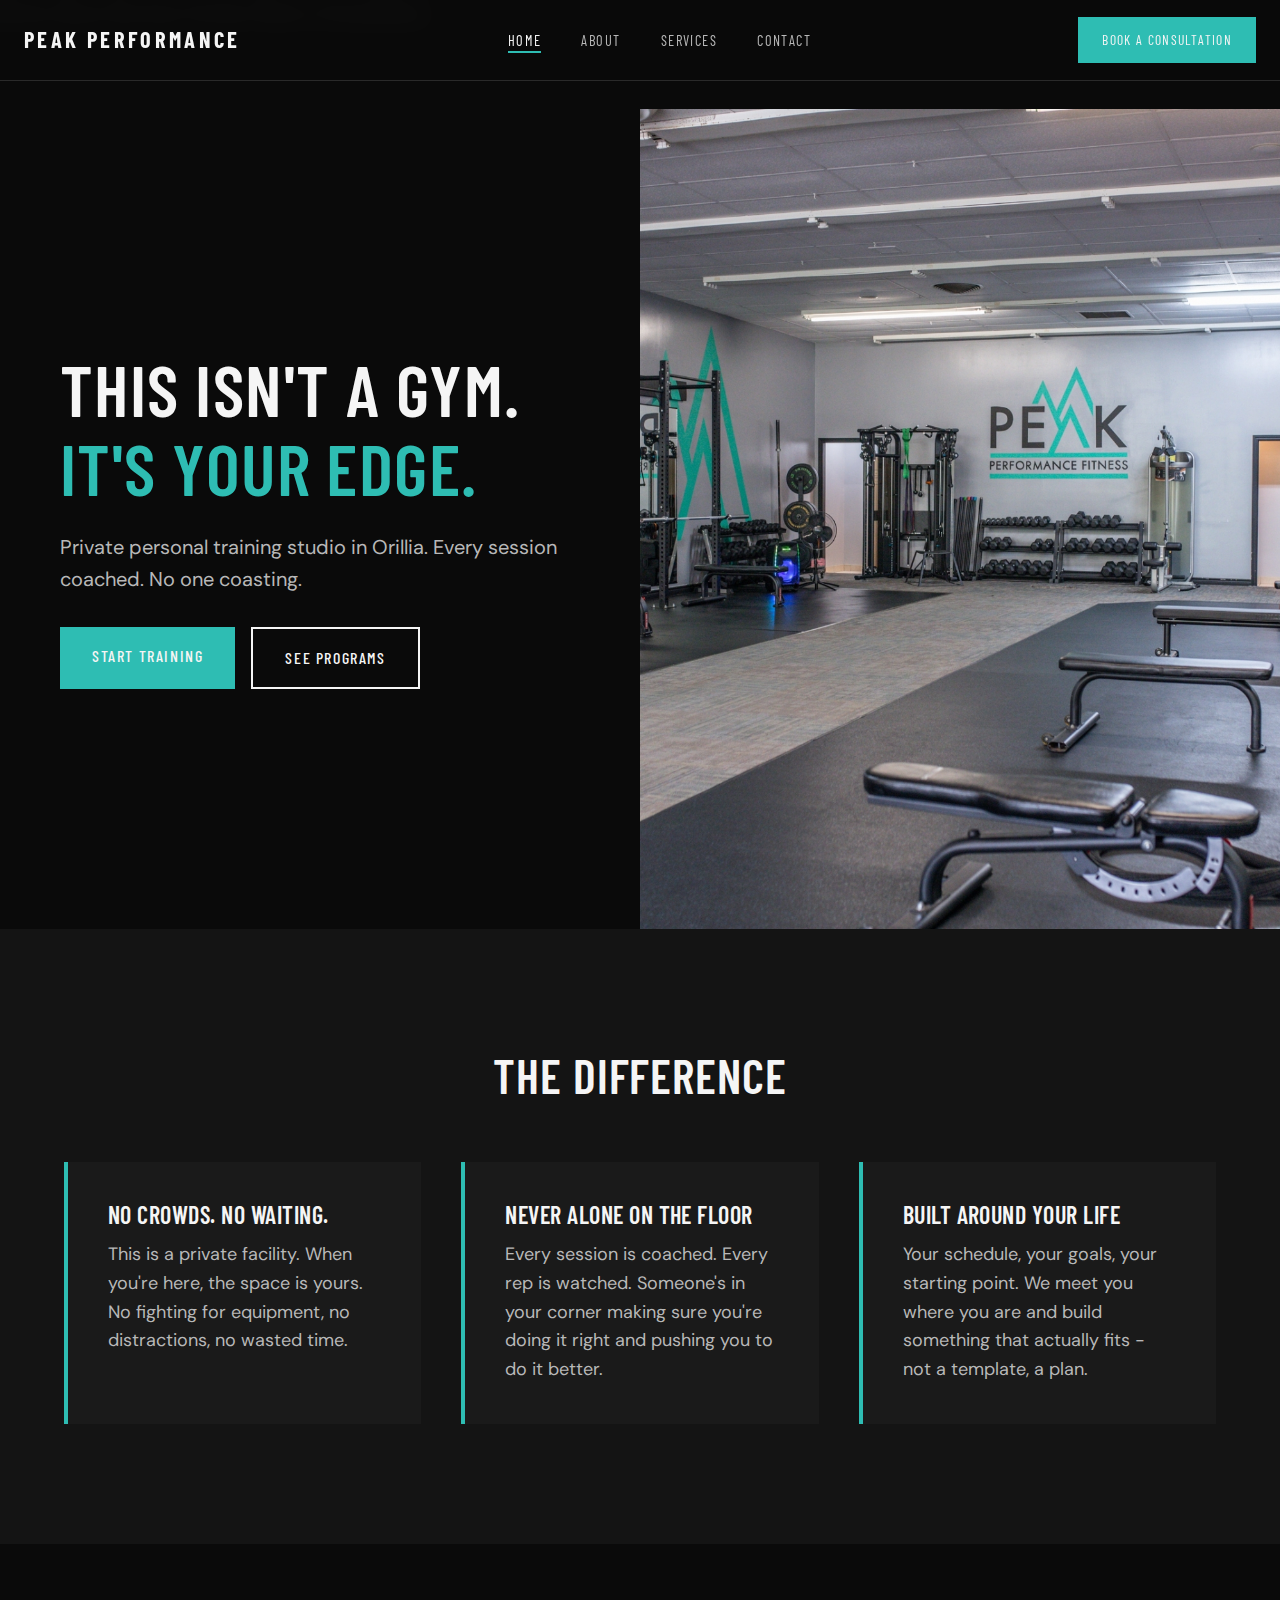
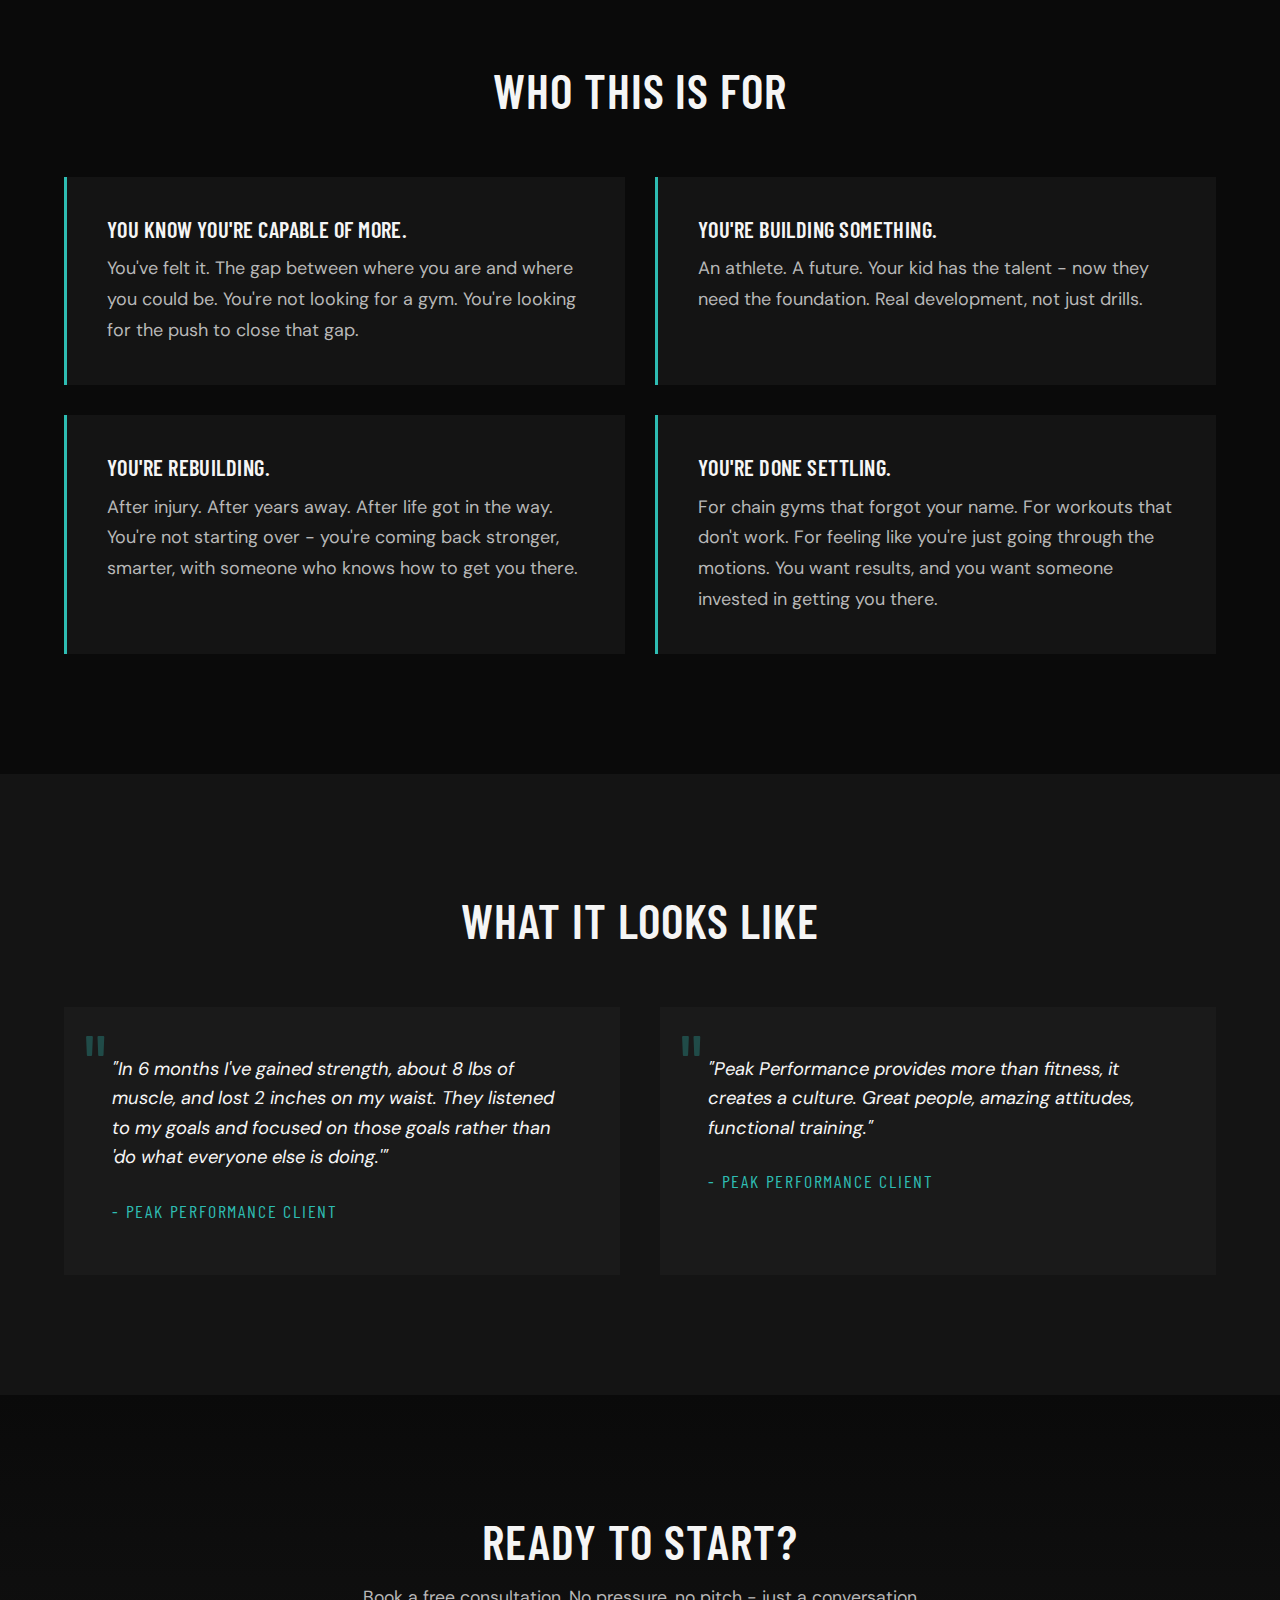
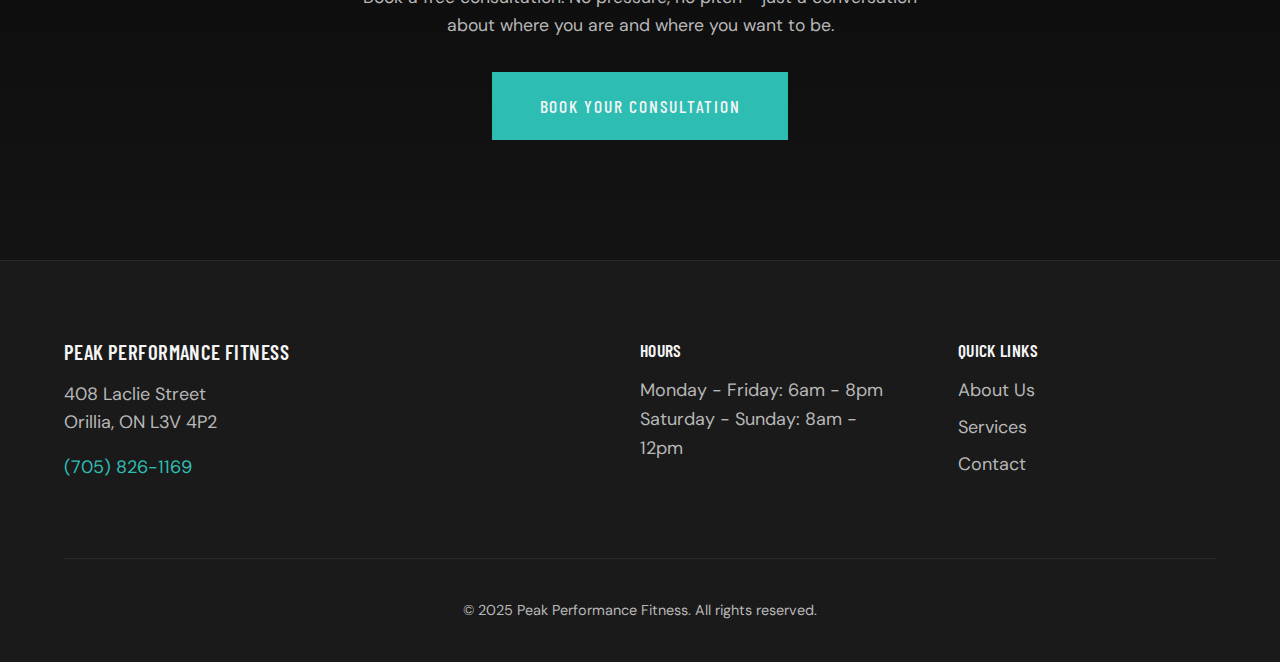
<file: index.html>
<!DOCTYPE html>
<html lang="en">
<head>
    <meta charset="UTF-8">
    <meta name="viewport" content="width=device-width, initial-scale=1.0">
    <title>Peak Performance Fitness | Personal Training in Orillia</title>
    <link rel="stylesheet" href="styles.css">
    <link rel="preconnect" href="https://fonts.googleapis.com">
    <link rel="preconnect" href="https://fonts.gstatic.com" crossorigin>
    <link href="https://fonts.googleapis.com/css2?family=Barlow+Condensed:wght@400;500;600;700&family=DM+Sans:wght@400;500;600&display=swap" rel="stylesheet">
</head>
<body>
    <nav class="nav">
        <div class="nav-container">
            <a href="index.html" class="nav-logo">PEAK PERFORMANCE</a>
            <ul class="nav-links">
                <li><a href="index.html" class="active">Home</a></li>
                <li><a href="about.html">About</a></li>
                <li><a href="services.html">Services</a></li>
                <li><a href="contact.html">Contact</a></li>
            </ul>
            <a href="contact.html" class="nav-cta">Book a Consultation</a>
            <div class="nav-toggle" onclick="toggleMenu()">
                <span></span>
                <span></span>
                <span></span>
            </div>
        </div>
    </nav>
    <div class="mobile-menu">
        <a href="index.html" class="active">Home</a>
        <a href="about.html">About</a>
        <a href="services.html">Services</a>
        <a href="contact.html">Contact</a>
        <a href="contact.html">Book a Consultation</a>
    </div>
    <script>
        function toggleMenu() {
            document.querySelector('.nav-toggle').classList.toggle('active');
            document.querySelector('.mobile-menu').classList.toggle('active');
        }
    </script>

    <header class="hero">
        <div class="hero-content">
            <h1>This Isn't a Gym.<br><span class="highlight">It's Your Edge.</span></h1>
            <p class="hero-sub">Private personal training studio in Orillia. Every session coached. No one coasting.</p>
            <div class="hero-buttons">
                <a href="contact.html" class="btn btn-primary">Start Training</a>
                <a href="services.html" class="btn btn-secondary">See Programs</a>
            </div>
        </div>
        <div class="hero-image">
            <img src="images/interior.jpg" alt="Peak Performance Fitness gym interior">
        </div>
    </header>

    <section class="difference">
        <div class="container">
            <h2>The Difference</h2>
            <div class="difference-grid">
                <div class="diff-card">
                    <h3>No Crowds. No Waiting.</h3>
                    <p>This is a private facility. When you're here, the space is yours. No fighting for equipment, no distractions, no wasted time.</p>
                </div>
                <div class="diff-card">
                    <h3>Never Alone on the Floor</h3>
                    <p>Every session is coached. Every rep is watched. Someone's in your corner making sure you're doing it right and pushing you to do it better.</p>
                </div>
                <div class="diff-card">
                    <h3>Built Around Your Life</h3>
                    <p>Your schedule, your goals, your starting point. We meet you where you are and build something that actually fits - not a template, a plan.</p>
                </div>
            </div>
        </div>
    </section>

    <section class="who-we-train">
        <div class="container">
            <h2>Who This Is For</h2>
            <div class="who-grid">
                <div class="who-card">
                    <h3>You know you're capable of more.</h3>
                    <p>You've felt it. The gap between where you are and where you could be. You're not looking for a gym. You're looking for the push to close that gap.</p>
                </div>
                <div class="who-card">
                    <h3>You're building something.</h3>
                    <p>An athlete. A future. Your kid has the talent - now they need the foundation. Real development, not just drills.</p>
                </div>
                <div class="who-card">
                    <h3>You're rebuilding.</h3>
                    <p>After injury. After years away. After life got in the way. You're not starting over - you're coming back stronger, smarter, with someone who knows how to get you there.</p>
                </div>
                <div class="who-card">
                    <h3>You're done settling.</h3>
                    <p>For chain gyms that forgot your name. For workouts that don't work. For feeling like you're just going through the motions. You want results, and you want someone invested in getting you there.</p>
                </div>
            </div>
        </div>
    </section>

    <section class="results">
        <div class="container">
            <h2>What It Looks Like</h2>
            <div class="testimonial-grid">
                <blockquote class="testimonial">
                    <p>"In 6 months I've gained strength, about 8 lbs of muscle, and lost 2 inches on my waist. They listened to my goals and focused on those goals rather than 'do what everyone else is doing.'"</p>
                    <cite>- Peak Performance Client</cite>
                </blockquote>
                <blockquote class="testimonial">
                    <p>"Peak Performance provides more than fitness, it creates a culture. Great people, amazing attitudes, functional training."</p>
                    <cite>- Peak Performance Client</cite>
                </blockquote>
            </div>
        </div>
    </section>

    <section class="cta-section">
        <div class="container">
            <h2>Ready to Start?</h2>
            <p>Book a free consultation. No pressure, no pitch - just a conversation about where you are and where you want to be.</p>
            <a href="contact.html" class="btn btn-primary btn-large">Book Your Consultation</a>
        </div>
    </section>

    <footer class="footer">
        <div class="container">
            <div class="footer-grid">
                <div class="footer-info">
                    <h3>Peak Performance Fitness</h3>
                    <p>408 Laclie Street<br>Orillia, ON L3V 4P2</p>
                    <p><a href="tel:7058261169">(705) 826-1169</a></p>
                </div>
                <div class="footer-hours">
                    <h4>Hours</h4>
                    <p>Monday - Friday: 6am - 8pm<br>Saturday - Sunday: 8am - 12pm</p>
                </div>
                <div class="footer-links">
                    <h4>Quick Links</h4>
                    <ul>
                        <li><a href="about.html">About Us</a></li>
                        <li><a href="services.html">Services</a></li>
                        <li><a href="contact.html">Contact</a></li>
                    </ul>
                </div>
            </div>
            <div class="footer-bottom">
                <p>&copy; 2025 Peak Performance Fitness. All rights reserved.</p>
            </div>
        </div>
    </footer>
</body>
</html>
</file>
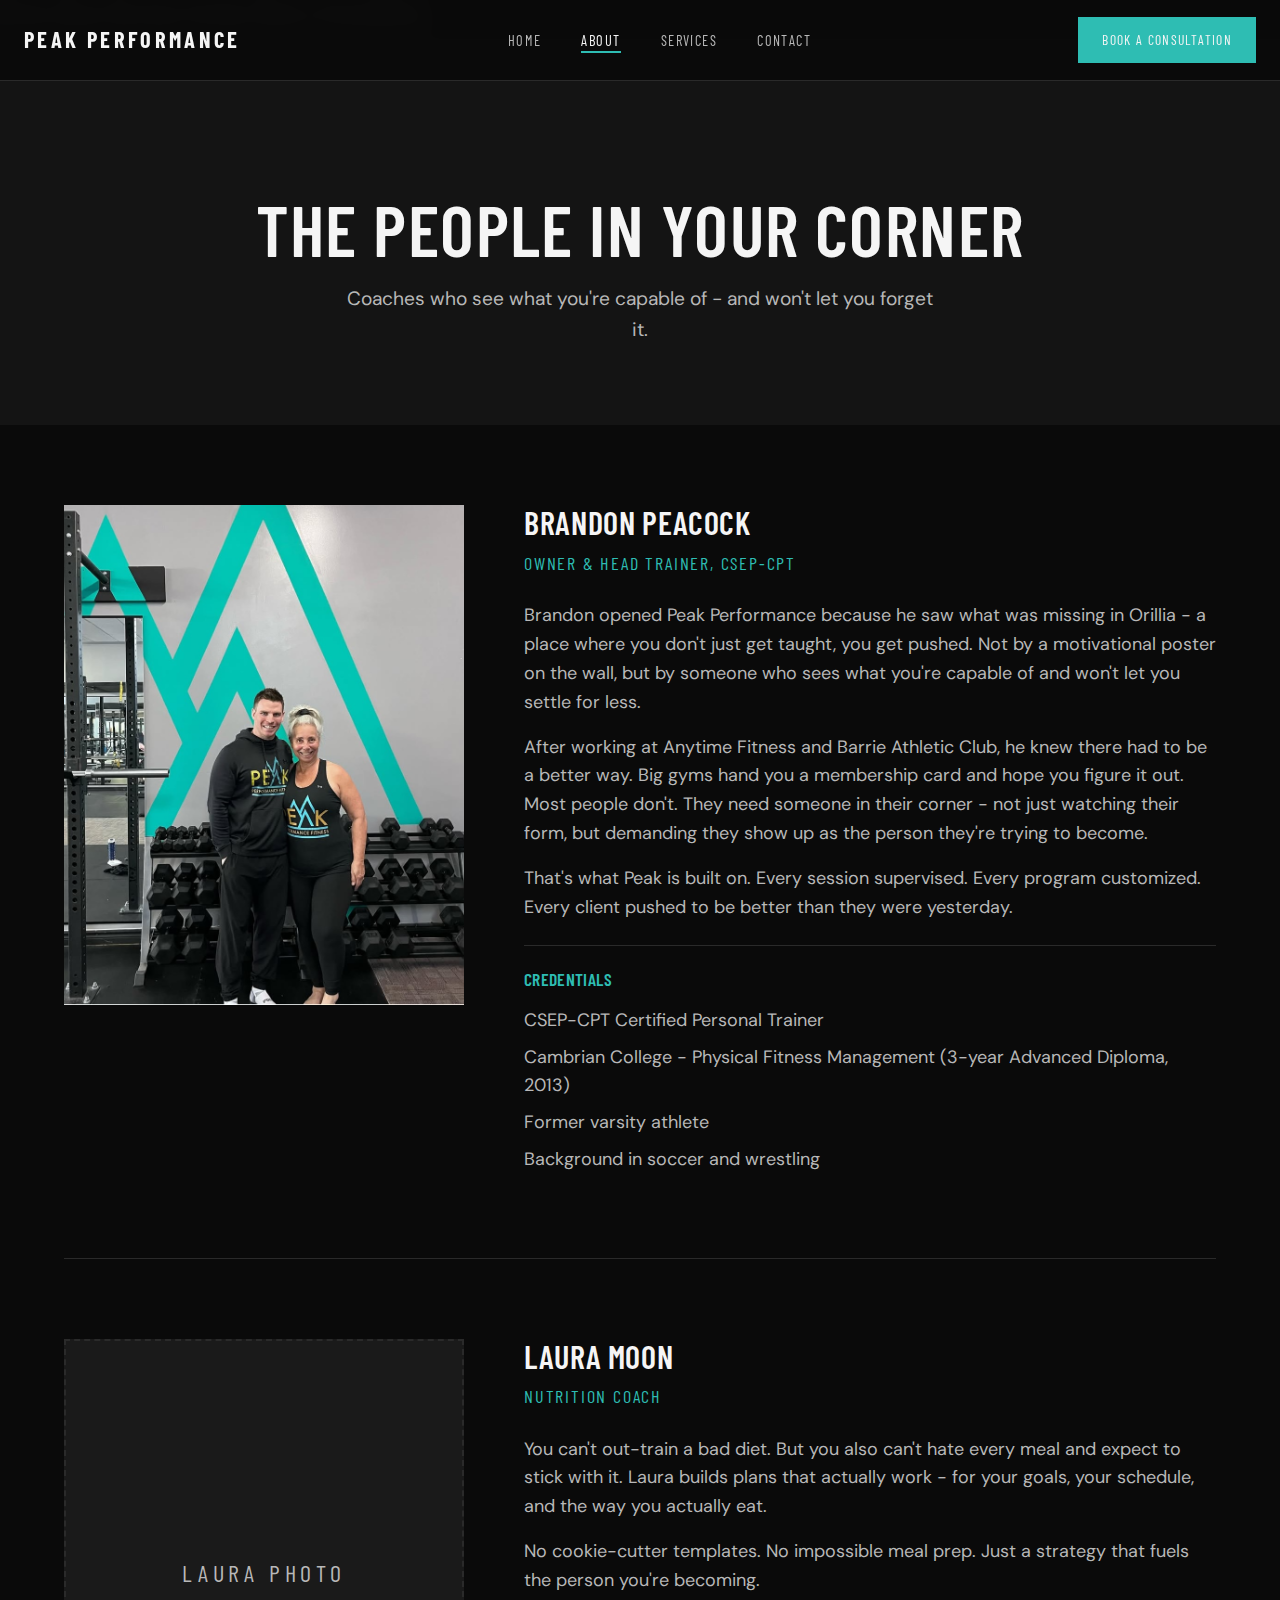
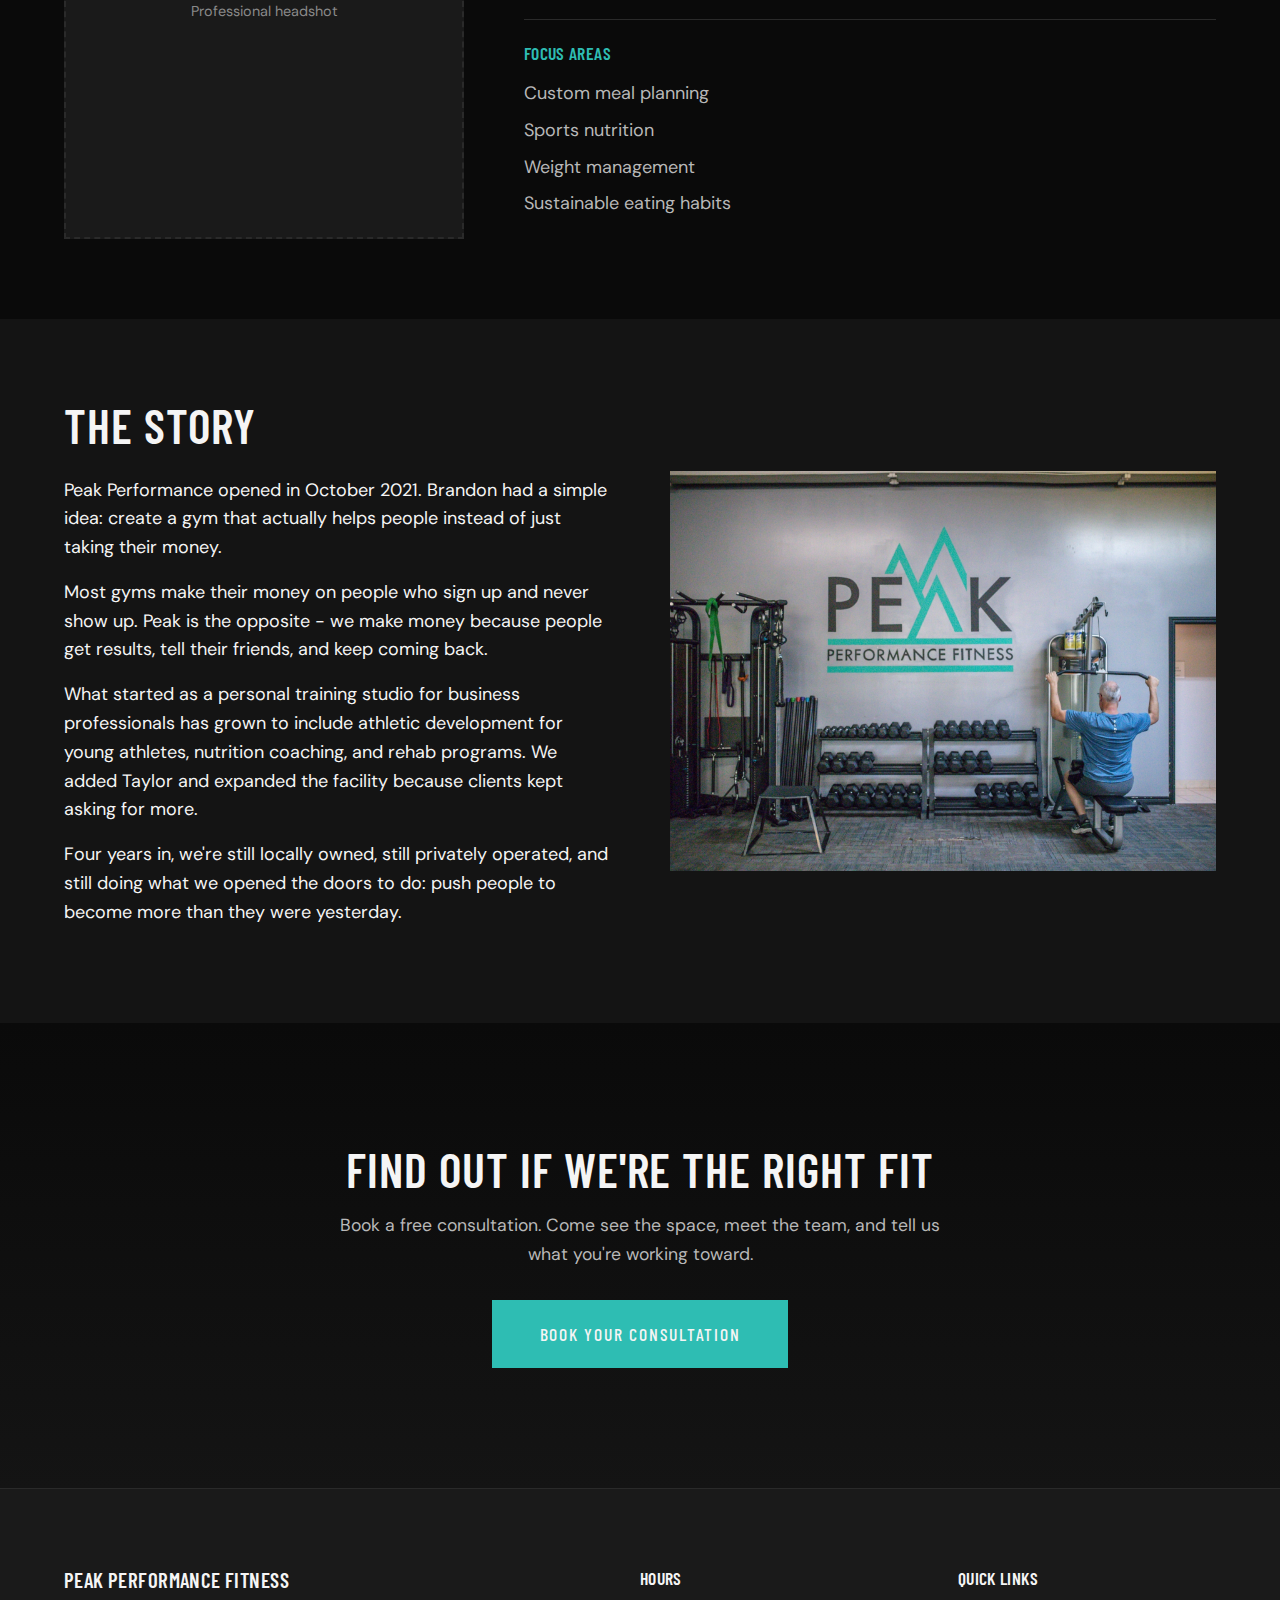
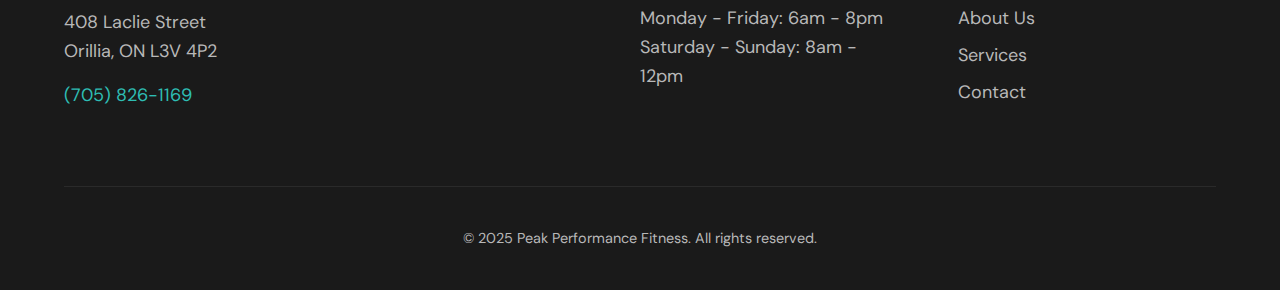
<file: about.html>
<!DOCTYPE html>
<html lang="en">
<head>
    <meta charset="UTF-8">
    <meta name="viewport" content="width=device-width, initial-scale=1.0">
    <title>About Us | Peak Performance Fitness Orillia</title>
    <link rel="stylesheet" href="styles.css">
    <link rel="preconnect" href="https://fonts.googleapis.com">
    <link rel="preconnect" href="https://fonts.gstatic.com" crossorigin>
    <link href="https://fonts.googleapis.com/css2?family=Barlow+Condensed:wght@400;500;600;700&family=DM+Sans:wght@400;500;600&display=swap" rel="stylesheet">
</head>
<body>
    <nav class="nav">
        <div class="nav-container">
            <a href="index.html" class="nav-logo">PEAK PERFORMANCE</a>
            <ul class="nav-links">
                <li><a href="index.html">Home</a></li>
                <li><a href="about.html" class="active">About</a></li>
                <li><a href="services.html">Services</a></li>
                <li><a href="contact.html">Contact</a></li>
            </ul>
            <a href="contact.html" class="nav-cta">Book a Consultation</a>
            <div class="nav-toggle" onclick="toggleMenu()">
                <span></span>
                <span></span>
                <span></span>
            </div>
        </div>
    </nav>
    <div class="mobile-menu">
        <a href="index.html">Home</a>
        <a href="about.html" class="active">About</a>
        <a href="services.html">Services</a>
        <a href="contact.html">Contact</a>
        <a href="contact.html">Book a Consultation</a>
    </div>
    <script>
        function toggleMenu() {
            document.querySelector('.nav-toggle').classList.toggle('active');
            document.querySelector('.mobile-menu').classList.toggle('active');
        }
    </script>

    <header class="page-header">
        <div class="container">
            <h1>The People In Your Corner</h1>
            <p>Coaches who see what you're capable of - and won't let you forget it.</p>
        </div>
    </header>

    <section class="team">
        <div class="container">
            
            <!-- Brandon Peacock -->
            <div class="team-member">
                <div class="team-photo">
                    <img src="images/brandon.jpg" alt="Brandon Peacock with client at Peak Performance Fitness">
                </div>
                <div class="team-info">
                    <h3>Brandon Peacock</h3>
                    <span class="team-title">Owner & Head Trainer, CSEP-CPT</span>
                    <p>Brandon opened Peak Performance because he saw what was missing in Orillia - a place where you don't just get taught, you get pushed. Not by a motivational poster on the wall, but by someone who sees what you're capable of and won't let you settle for less.</p>
                    <p>After working at Anytime Fitness and Barrie Athletic Club, he knew there had to be a better way. Big gyms hand you a membership card and hope you figure it out. Most people don't. They need someone in their corner - not just watching their form, but demanding they show up as the person they're trying to become.</p>
                    <p>That's what Peak is built on. Every session supervised. Every program customized. Every client pushed to be better than they were yesterday.</p>
                    
                    <div class="credentials">
                        <h4>Credentials</h4>
                        <ul>
                            <li>CSEP-CPT Certified Personal Trainer</li>
                            <li>Cambrian College - Physical Fitness Management (3-year Advanced Diploma, 2013)</li>
                            <li>Former varsity athlete</li>
                            <li>Background in soccer and wrestling</li>
                        </ul>
                    </div>
                </div>
            </div>

            <!-- Laura Moon -->
            <div class="team-member">
                <div class="team-photo">
                    <!-- PHOTO: Laura headshot -->
                    <div class="photo-placeholder">
                        <span>LAURA PHOTO</span>
                        <small>Professional headshot</small>
                    </div>
                </div>
                <div class="team-info">
                    <h3>Laura Moon</h3>
                    <span class="team-title">Nutrition Coach</span>
                    <p>You can't out-train a bad diet. But you also can't hate every meal and expect to stick with it. Laura builds plans that actually work - for your goals, your schedule, and the way you actually eat.</p>
                    <p>No cookie-cutter templates. No impossible meal prep. Just a strategy that fuels the person you're becoming.</p>
                    
                    <div class="credentials">
                        <h4>Focus Areas</h4>
                        <ul>
                            <li>Custom meal planning</li>
                            <li>Sports nutrition</li>
                            <li>Weight management</li>
                            <li>Sustainable eating habits</li>
                        </ul>
                    </div>
                </div>
            </div>

        </div>
    </section>

    <section class="story">
        <div class="container">
            <div class="story-content">
                <h2>The Story</h2>
                <p>Peak Performance opened in October 2021. Brandon had a simple idea: create a gym that actually helps people instead of just taking their money.</p>
                <p>Most gyms make their money on people who sign up and never show up. Peak is the opposite - we make money because people get results, tell their friends, and keep coming back.</p>
                <p>What started as a personal training studio for business professionals has grown to include athletic development for young athletes, nutrition coaching, and rehab programs. We added Taylor and expanded the facility because clients kept asking for more.</p>
                <p>Four years in, we're still locally owned, still privately operated, and still doing what we opened the doors to do: push people to become more than they were yesterday.</p>
            </div>
            <div class="story-image">
                <img src="images/lat_pull_down.jpg" alt="Client training at Peak Performance Fitness">
            </div>
        </div>
    </section>

    <section class="cta-section">
        <div class="container">
            <h2>Find Out If We're the Right Fit</h2>
            <p>Book a free consultation. Come see the space, meet the team, and tell us what you're working toward.</p>
            <a href="contact.html" class="btn btn-primary btn-large">Book Your Consultation</a>
        </div>
    </section>

    <footer class="footer">
        <div class="container">
            <div class="footer-grid">
                <div class="footer-info">
                    <h3>Peak Performance Fitness</h3>
                    <p>408 Laclie Street<br>Orillia, ON L3V 4P2</p>
                    <p><a href="tel:7058261169">(705) 826-1169</a></p>
                </div>
                <div class="footer-hours">
                    <h4>Hours</h4>
                    <p>Monday - Friday: 6am - 8pm<br>Saturday - Sunday: 8am - 12pm</p>
                </div>
                <div class="footer-links">
                    <h4>Quick Links</h4>
                    <ul>
                        <li><a href="about.html">About Us</a></li>
                        <li><a href="services.html">Services</a></li>
                        <li><a href="contact.html">Contact</a></li>
                    </ul>
                </div>
            </div>
            <div class="footer-bottom">
                <p>&copy; 2025 Peak Performance Fitness. All rights reserved.</p>
            </div>
        </div>
    </footer>
</body>
</html>
</file>
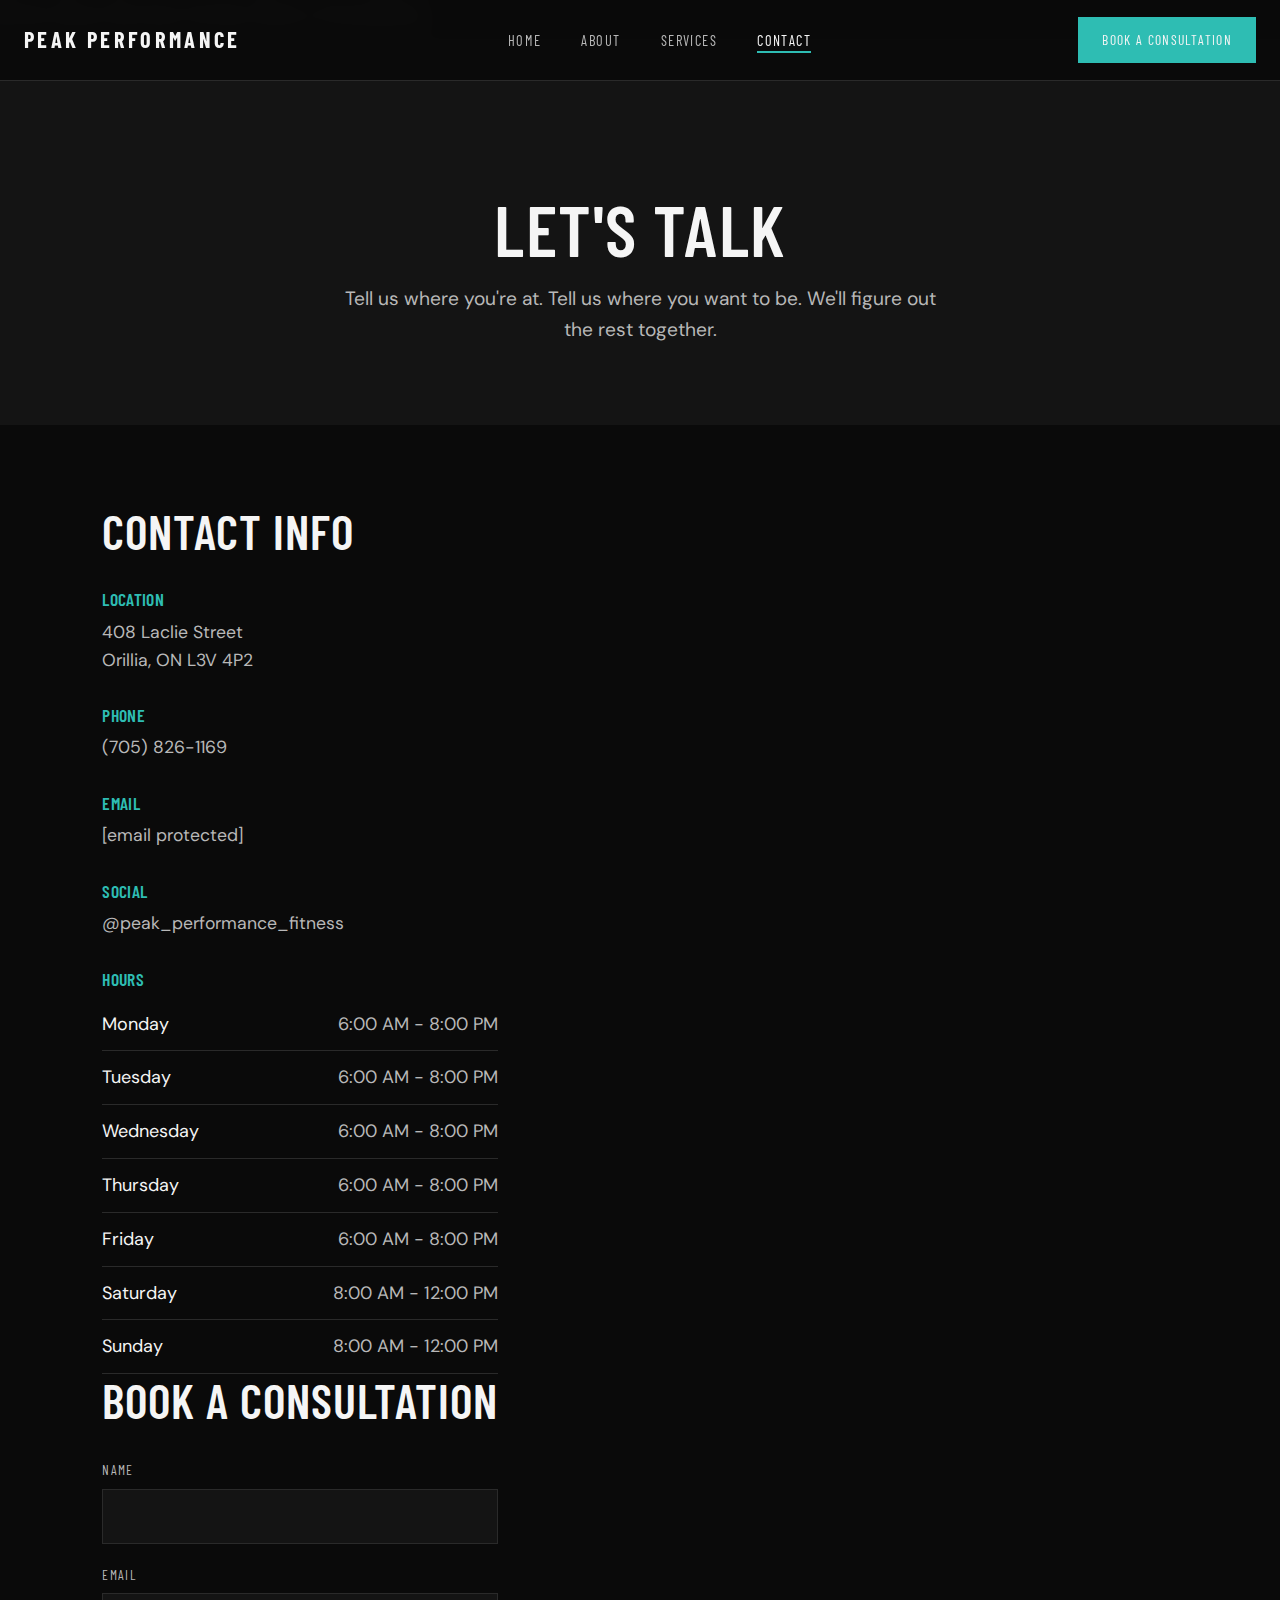
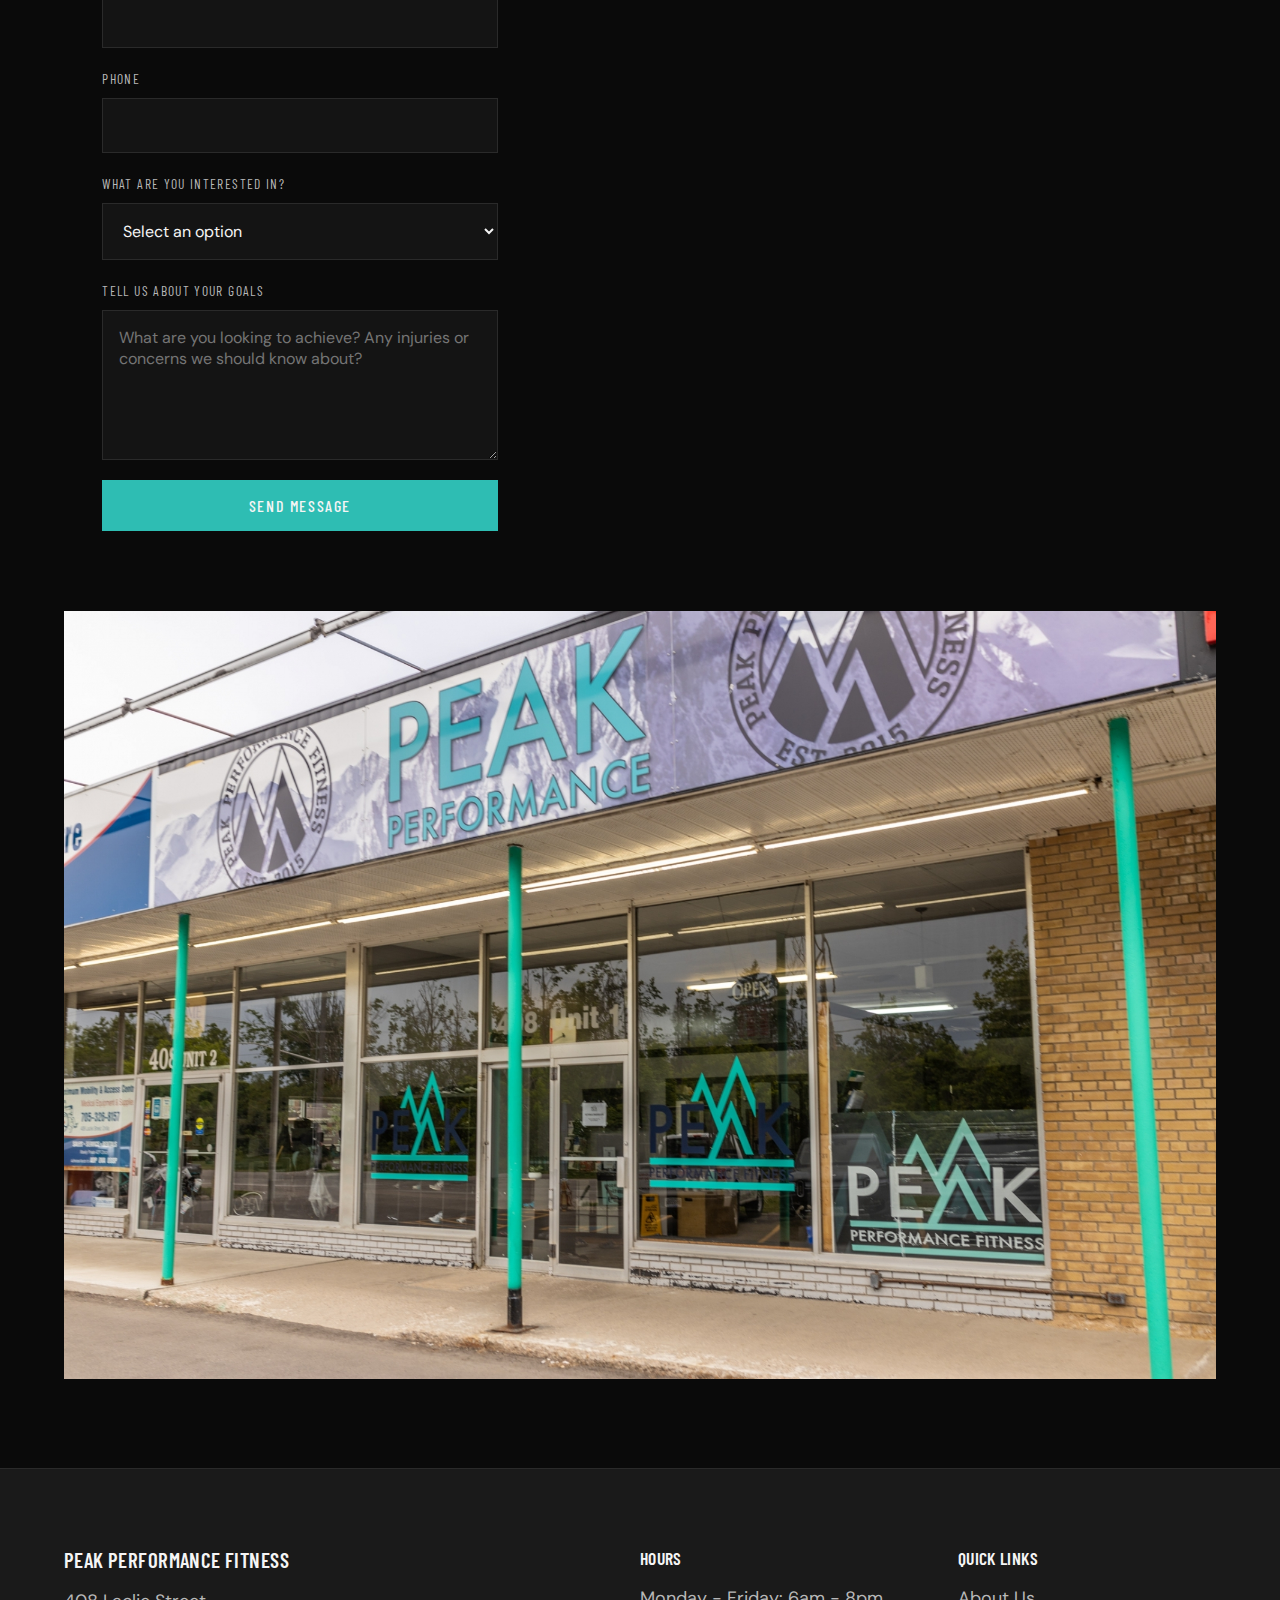
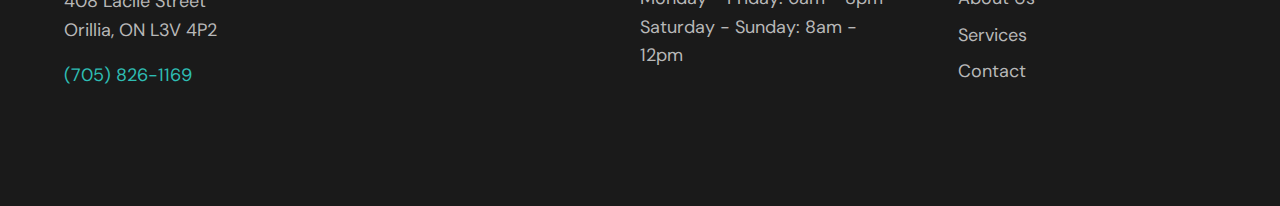
<file: contact.html>
<!DOCTYPE html>
<html lang="en">
<head>
    <meta charset="UTF-8">
    <meta name="viewport" content="width=device-width, initial-scale=1.0">
    <title>Contact | Peak Performance Fitness Orillia</title>
    <link rel="stylesheet" href="styles.css">
    <link rel="preconnect" href="https://fonts.googleapis.com">
    <link rel="preconnect" href="https://fonts.gstatic.com" crossorigin>
    <link href="https://fonts.googleapis.com/css2?family=Barlow+Condensed:wght@400;500;600;700&family=DM+Sans:wght@400;500;600&display=swap" rel="stylesheet">
</head>
<body>
    <nav class="nav">
        <div class="nav-container">
            <a href="index.html" class="nav-logo">PEAK PERFORMANCE</a>
            <ul class="nav-links">
                <li><a href="index.html">Home</a></li>
                <li><a href="about.html">About</a></li>
                <li><a href="services.html">Services</a></li>
                <li><a href="contact.html" class="active">Contact</a></li>
            </ul>
            <a href="contact.html" class="nav-cta">Book a Consultation</a>
            <div class="nav-toggle" onclick="toggleMenu()">
                <span></span>
                <span></span>
                <span></span>
            </div>
        </div>
    </nav>
    <div class="mobile-menu">
        <a href="index.html">Home</a>
        <a href="about.html">About</a>
        <a href="services.html">Services</a>
        <a href="contact.html" class="active">Contact</a>
        <a href="contact.html">Book a Consultation</a>
    </div>
    <script>
        function toggleMenu() {
            document.querySelector('.nav-toggle').classList.toggle('active');
            document.querySelector('.mobile-menu').classList.toggle('active');
        }
    </script>

    <header class="page-header">
        <div class="container">
            <h1>Let's Talk</h1>
            <p>Tell us where you're at. Tell us where you want to be. We'll figure out the rest together.</p>
        </div>
    </header>

    <section class="contact-grid">
        <div class="container">
            
            <div class="contact-info">
                <h2>Contact Info</h2>
                
                <div class="contact-detail">
                    <h4>Location</h4>
                    <p>408 Laclie Street<br>Orillia, ON L3V 4P2</p>
                </div>

                <div class="contact-detail">
                    <h4>Phone</h4>
                    <a href="tel:7058261169">(705) 826-1169</a>
                </div>

                <div class="contact-detail">
                    <h4>Email</h4>
                    <a href="/cdn-cgi/l/email-protection#ed84838b82ad9d888c869d889f8b829f808c838e888b849983889e9ec38e82"><span class="__cf_email__" data-cfemail="e881868e87a8988d8983988d9a8e879a8589868b8d8e819c868d9b9bc68b87">[email&#160;protected]</span></a>
                </div>

                <div class="contact-detail">
                    <h4>Social</h4>
                    <a href="https://instagram.com/peak_performance_fitness" target="_blank">@peak_performance_fitness</a>
                </div>

                <div class="hours-table">
                    <h4>Hours</h4>
                    <div class="hours-row">
                        <span>Monday</span>
                        <span>6:00 AM - 8:00 PM</span>
                    </div>
                    <div class="hours-row">
                        <span>Tuesday</span>
                        <span>6:00 AM - 8:00 PM</span>
                    </div>
                    <div class="hours-row">
                        <span>Wednesday</span>
                        <span>6:00 AM - 8:00 PM</span>
                    </div>
                    <div class="hours-row">
                        <span>Thursday</span>
                        <span>6:00 AM - 8:00 PM</span>
                    </div>
                    <div class="hours-row">
                        <span>Friday</span>
                        <span>6:00 AM - 8:00 PM</span>
                    </div>
                    <div class="hours-row">
                        <span>Saturday</span>
                        <span>8:00 AM - 12:00 PM</span>
                    </div>
                    <div class="hours-row">
                        <span>Sunday</span>
                        <span>8:00 AM - 12:00 PM</span>
                    </div>
                </div>
            </div>

            <div class="contact-form-section">
                <h2>Book a Consultation</h2>
                <form class="contact-form" action="#" method="POST">
                    
                    <div class="form-group">
                        <label for="name">Name</label>
                        <input type="text" id="name" name="name" required>
                    </div>

                    <div class="form-group">
                        <label for="email">Email</label>
                        <input type="email" id="email" name="email" required>
                    </div>

                    <div class="form-group">
                        <label for="phone">Phone</label>
                        <input type="tel" id="phone" name="phone">
                    </div>

                    <div class="form-group">
                        <label for="interest">What are you interested in?</label>
                        <select id="interest" name="interest">
                            <option value="">Select an option</option>
                            <option value="personal-training">Personal Training</option>
                            <option value="athletic-development">Athletic Development</option>
                            <option value="student-athlete">Student Athlete Training</option>
                            <option value="team-training">Team Training</option>
                            <option value="nutrition">Nutrition Coaching</option>
                            <option value="rehab">Sport Rehabilitation</option>
                            <option value="other">Not Sure / Other</option>
                        </select>
                    </div>

                    <div class="form-group">
                        <label for="message">Tell us about your goals</label>
                        <textarea id="message" name="message" placeholder="What are you looking to achieve? Any injuries or concerns we should know about?"></textarea>
                    </div>

                    <button type="submit" class="btn btn-primary">Send Message</button>
                </form>
            </div>

        </div>
    </section>

    <section class="map-section">
        <div class="container">
            <img src="images/peak_exterior.jpg" alt="Peak Performance Fitness storefront at 408 Laclie Street, Orillia" style="width: 100%; height: auto;">
        </div>
    </section>

    <footer class="footer">
        <div class="container">
            <div class="footer-grid">
                <div class="footer-info">
                    <h3>Peak Performance Fitness</h3>
                    <p>408 Laclie Street<br>Orillia, ON L3V 4P2</p>
                    <p><a href="tel:7058261169">(705) 826-1169</a></p>
                </div>
                <div class="footer-hours">
                    <h4>Hours</h4>
                    <p>Monday - Friday: 6am - 8pm<br>Saturday - Sunday: 8am - 12pm</p>
                </div>
                <div class="footer-links">
                    <h4>Quick Links</h4>
                    <ul>
                        <li><a href="about.html">About Us</a></li>
                        <li><a href="services.html">Services</a></li>
                        <li><a href="contact.html">Contact</a></li>
                    </ul>
                </div>
            </div>
            <div class="foote
</file>
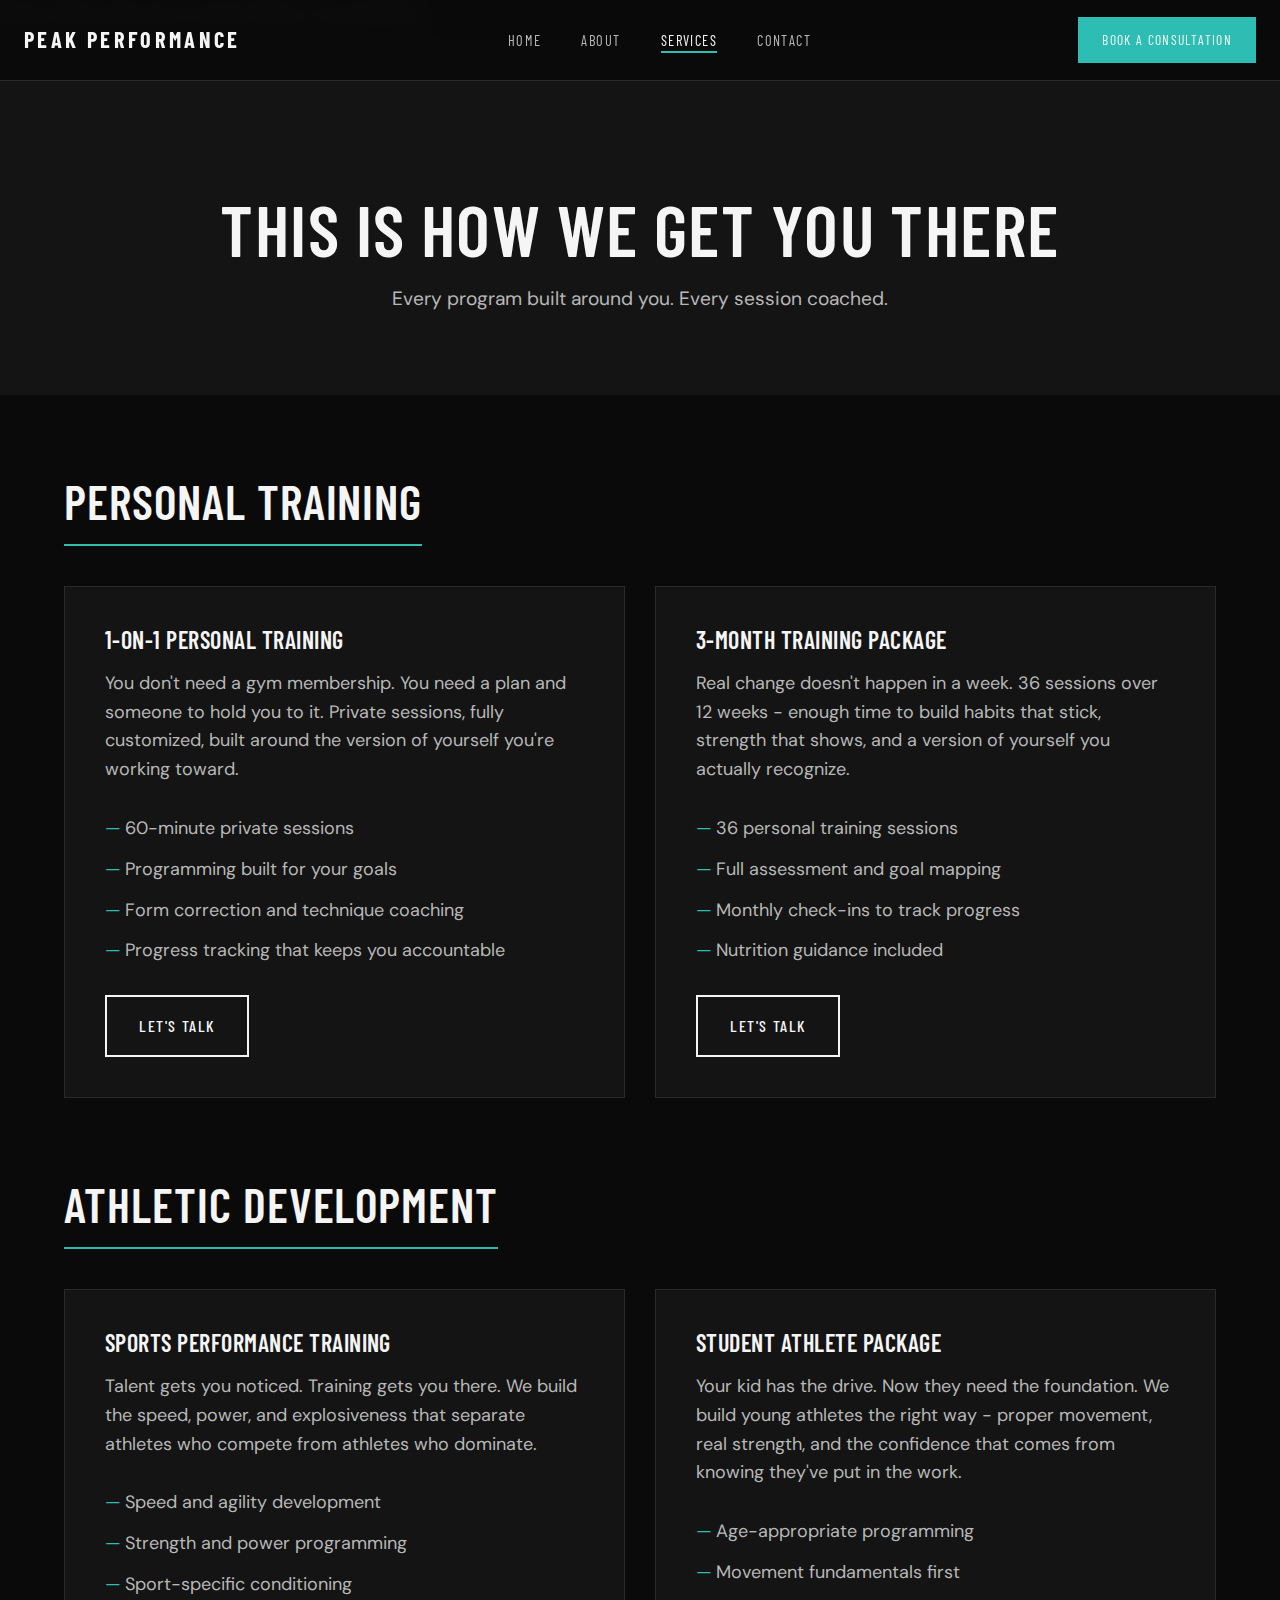
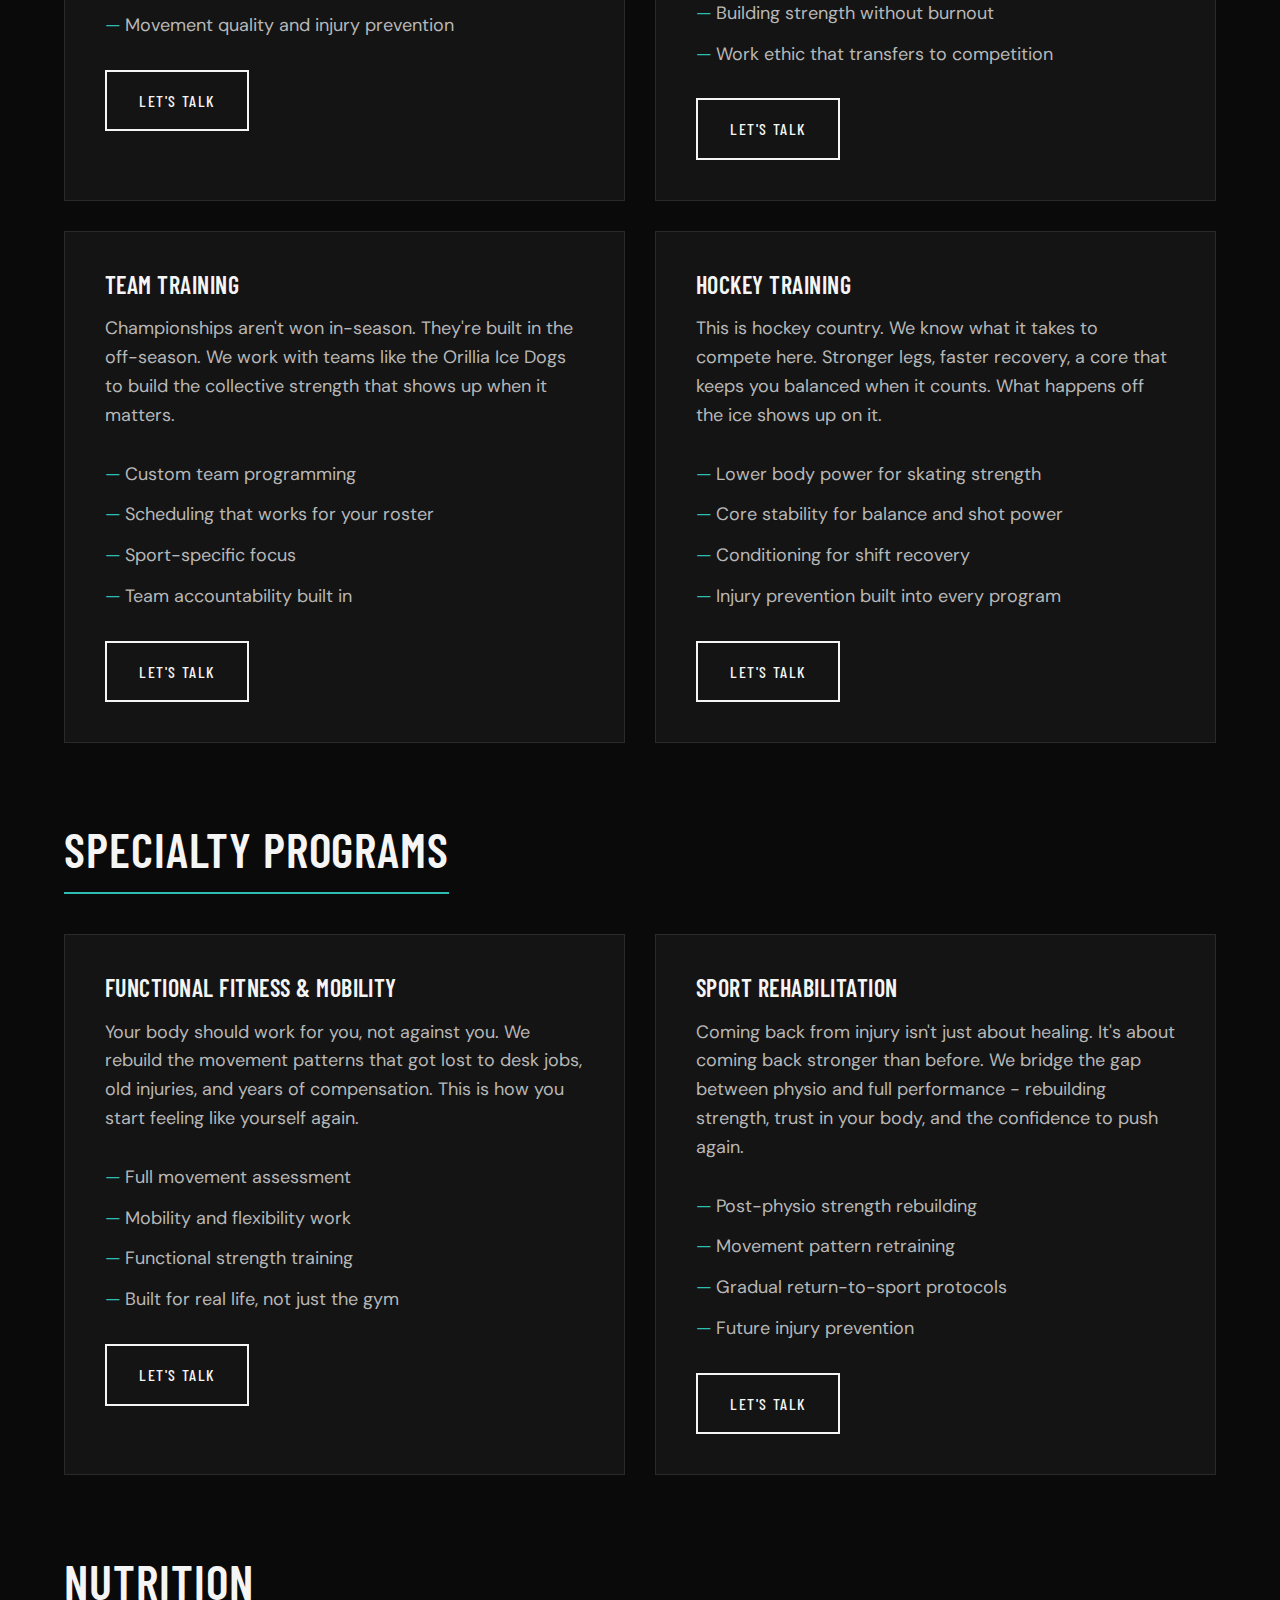
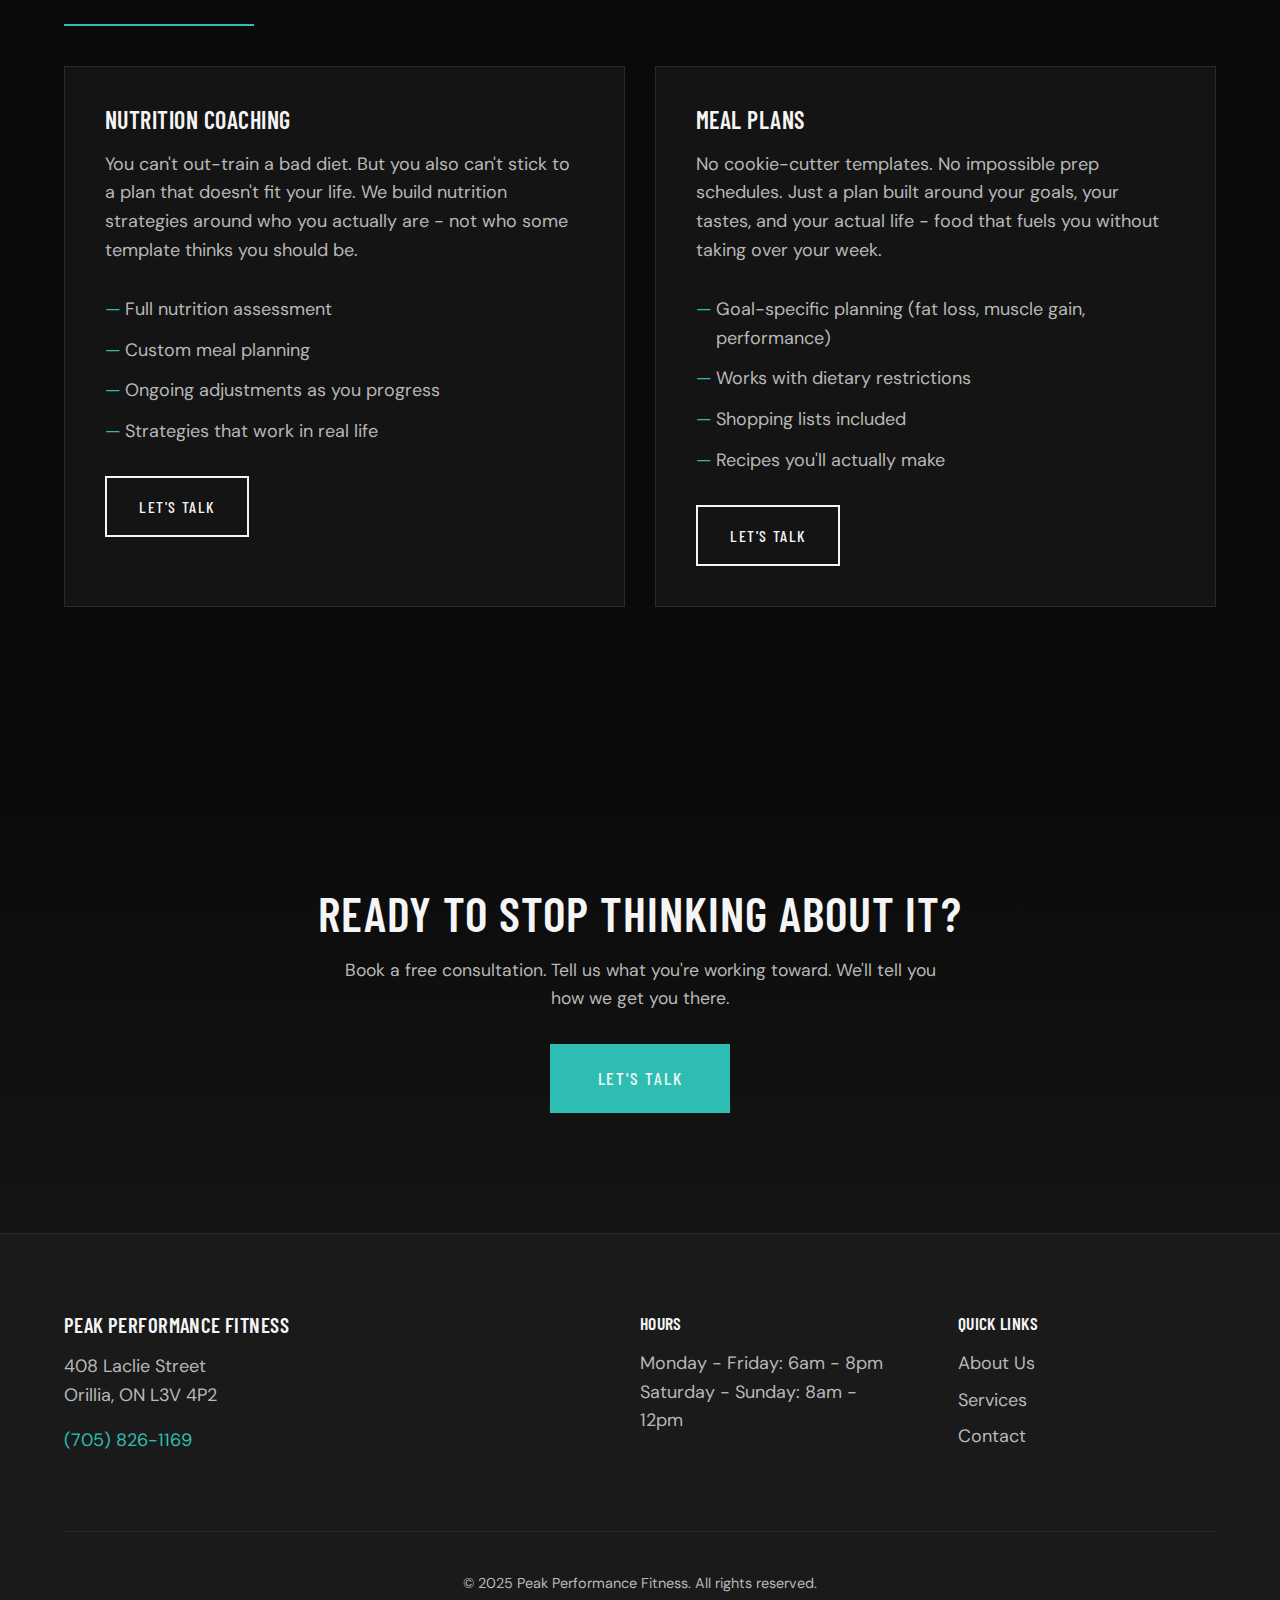
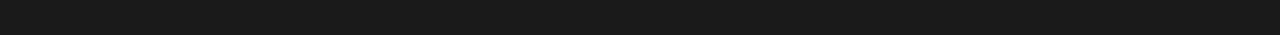
<file: services.html>
<!DOCTYPE html>
<html lang="en">
<head>
    <meta charset="UTF-8">
    <meta name="viewport" content="width=device-width, initial-scale=1.0">
    <title>Services | Peak Performance Fitness Orillia</title>
    <link rel="stylesheet" href="styles.css">
    <link rel="preconnect" href="https://fonts.googleapis.com">
    <link rel="preconnect" href="https://fonts.gstatic.com" crossorigin>
    <link href="https://fonts.googleapis.com/css2?family=Barlow+Condensed:wght@400;500;600;700&family=DM+Sans:wght@400;500;600&display=swap" rel="stylesheet">
</head>
<body>
    <nav class="nav">
        <div class="nav-container">
            <a href="index.html" class="nav-logo">PEAK PERFORMANCE</a>
            <ul class="nav-links">
                <li><a href="index.html">Home</a></li>
                <li><a href="about.html">About</a></li>
                <li><a href="services.html" class="active">Services</a></li>
                <li><a href="contact.html">Contact</a></li>
            </ul>
            <a href="contact.html" class="nav-cta">Book a Consultation</a>
            <div class="nav-toggle" onclick="toggleMenu()">
                <span></span>
                <span></span>
                <span></span>
            </div>
        </div>
    </nav>
    <div class="mobile-menu">
        <a href="index.html">Home</a>
        <a href="about.html">About</a>
        <a href="services.html" class="active">Services</a>
        <a href="contact.html">Contact</a>
        <a href="contact.html">Book a Consultation</a>
    </div>
    <script>
        function toggleMenu() {
            document.querySelector('.nav-toggle').classList.toggle('active');
            document.querySelector('.mobile-menu').classList.toggle('active');
        }
    </script>

    <header class="page-header">
        <div class="container">
            <h1>This Is How We Get You There</h1>
            <p>Every program built around you. Every session coached.</p>
        </div>
    </header>

    <section class="services-grid">
        <div class="container">

            <!-- Personal Training -->
            <div class="service-category">
                <h2>Personal Training</h2>
                <div class="service-cards">
                    
                    <div class="service-card">
                        <h3>1-on-1 Personal Training</h3>
                        <p>You don't need a gym membership. You need a plan and someone to hold you to it. Private sessions, fully customized, built around the version of yourself you're working toward.</p>
                        <ul>
                            <li>60-minute private sessions</li>
                            <li>Programming built for your goals</li>
                            <li>Form correction and technique coaching</li>
                            <li>Progress tracking that keeps you accountable</li>
                        </ul>
                        <a href="contact.html" class="btn btn-secondary">Let's Talk</a>
                    </div>

                    <div class="service-card">
                        <h3>3-Month Training Package</h3>
                        <p>Real change doesn't happen in a week. 36 sessions over 12 weeks - enough time to build habits that stick, strength that shows, and a version of yourself you actually recognize.</p>
                        <ul>
                            <li>36 personal training sessions</li>
                            <li>Full assessment and goal mapping</li>
                            <li>Monthly check-ins to track progress</li>
                            <li>Nutrition guidance included</li>
                        </ul>
                        <a href="contact.html" class="btn btn-secondary">Let's Talk</a>
                    </div>

                </div>
            </div>

            <!-- Athletic Development -->
            <div class="service-category">
                <h2>Athletic Development</h2>
                <div class="service-cards">
                    
                    <div class="service-card">
                        <h3>Sports Performance Training</h3>
                        <p>Talent gets you noticed. Training gets you there. We build the speed, power, and explosiveness that separate athletes who compete from athletes who dominate.</p>
                        <ul>
                            <li>Speed and agility development</li>
                            <li>Strength and power programming</li>
                            <li>Sport-specific conditioning</li>
                            <li>Movement quality and injury prevention</li>
                        </ul>
                        <a href="contact.html" class="btn btn-secondary">Let's Talk</a>
                    </div>

                    <div class="service-card">
                        <h3>Student Athlete Package</h3>
                        <p>Your kid has the drive. Now they need the foundation. We build young athletes the right way - proper movement, real strength, and the confidence that comes from knowing they've put in the work.</p>
                        <ul>
                            <li>Age-appropriate programming</li>
                            <li>Movement fundamentals first</li>
                            <li>Building strength without burnout</li>
                            <li>Work ethic that transfers to competition</li>
                        </ul>
                        <a href="contact.html" class="btn btn-secondary">Let's Talk</a>
                    </div>

                    <div class="service-card">
                        <h3>Team Training</h3>
                        <p>Championships aren't won in-season. They're built in the off-season. We work with teams like the Orillia Ice Dogs to build the collective strength that shows up when it matters.</p>
                        <ul>
                            <li>Custom team programming</li>
                            <li>Scheduling that works for your roster</li>
                            <li>Sport-specific focus</li>
                            <li>Team accountability built in</li>
                        </ul>
                        <a href="contact.html" class="btn btn-secondary">Let's Talk</a>
                    </div>

                    <div class="service-card">
                        <h3>Hockey Training</h3>
                        <p>This is hockey country. We know what it takes to compete here. Stronger legs, faster recovery, a core that keeps you balanced when it counts. What happens off the ice shows up on it.</p>
                        <ul>
                            <li>Lower body power for skating strength</li>
                            <li>Core stability for balance and shot power</li>
                            <li>Conditioning for shift recovery</li>
                            <li>Injury prevention built into every program</li>
                        </ul>
                        <a href="contact.html" class="btn btn-secondary">Let's Talk</a>
                    </div>

                </div>
            </div>

            <!-- Specialty Programs -->
            <div class="service-category">
                <h2>Specialty Programs</h2>
                <div class="service-cards">
                    
                    <div class="service-card">
                        <h3>Functional Fitness & Mobility</h3>
                        <p>Your body should work for you, not against you. We rebuild the movement patterns that got lost to desk jobs, old injuries, and years of compensation. This is how you start feeling like yourself again.</p>
                        <ul>
                            <li>Full movement assessment</li>
                            <li>Mobility and flexibility work</li>
                            <li>Functional strength training</li>
                            <li>Built for real life, not just the gym</li>
                        </ul>
                        <a href="contact.html" class="btn btn-secondary">Let's Talk</a>
                    </div>

                    <div class="service-card">
                        <h3>Sport Rehabilitation</h3>
                        <p>Coming back from injury isn't just about healing. It's about coming back stronger than before. We bridge the gap between physio and full performance - rebuilding strength, trust in your body, and the confidence to push again.</p>
                        <ul>
                            <li>Post-physio strength rebuilding</li>
                            <li>Movement pattern retraining</li>
                            <li>Gradual return-to-sport protocols</li>
                            <li>Future injury prevention</li>
                        </ul>
                        <a href="contact.html" class="btn btn-secondary">Let's Talk</a>
                    </div>

                </div>
            </div>

            <!-- Nutrition -->
            <div class="service-category">
                <h2>Nutrition</h2>
                <div class="service-cards">
                    
                    <div class="service-card">
                        <h3>Nutrition Coaching</h3>
                        <p>You can't out-train a bad diet. But you also can't stick to a plan that doesn't fit your life. We build nutrition strategies around who you actually are - not who some template thinks you should be.</p>
                        <ul>
                            <li>Full nutrition assessment</li>
                            <li>Custom meal planning</li>
                            <li>Ongoing adjustments as you progress</li>
                            <li>Strategies that work in real life</li>
                        </ul>
                        <a href="contact.html" class="btn btn-secondary">Let's Talk</a>
                    </div>

                    <div class="service-card">
                        <h3>Meal Plans</h3>
                        <p>No cookie-cutter templates. No impossible prep schedules. Just a plan built around your goals, your tastes, and your actual life - food that fuels you without taking over your week.</p>
                        <ul>
                            <li>Goal-specific planning (fat loss, muscle gain, performance)</li>
                            <li>Works with dietary restrictions</li>
                            <li>Shopping lists included</li>
                            <li>Recipes you'll actually make</li>
                        </ul>
                        <a href="contact.html" class="btn btn-secondary">Let's Talk</a>
                    </div>

                </div>
            </div>

        </div>
    </section>

    <section class="cta-section">
        <div class="container">
            <h2>Ready to Stop Thinking About It?</h2>
            <p>Book a free consultation. Tell us what you're working toward. We'll tell you how we get you there.</p>
            <a href="contact.html" class="btn btn-primary btn-large">Let's Talk</a>
        </div>
    </section>

    <footer class="footer">
        <div class="container">
            <div class="footer-grid">
                <div class="footer-info">
                    <h3>Peak Performance Fitness</h3>
                    <p>408 Laclie Street<br>Orillia, ON L3V 4P2</p>
                    <p><a href="tel:7058261169">(705) 826-1169</a></p>
                </div>
                <div class="footer-hours">
                    <h4>Hours</h4>
                    <p>Monday - Friday: 6am - 8pm<br>Saturday - Sunday: 8am - 12pm</p>
                </div>
                <div class="footer-links">
                    <h4>Quick Links</h4>
                    <ul>
                        <li><a href="about.html">About Us</a></li>
                        <li><a href="services.html">Services</a></li>
                        <li><a href="contact.html">Contact</a></li>
                    </ul>
                </div>
            </div>
            <div class="footer-bottom">
                <p>&copy; 2025 Peak Performance Fitness. All rights reserved.</p>
            </div>
        </div>
    </footer>
</body>
</html>
</file>
<file: styles.css>
/* ========================================
   PEAK PERFORMANCE FITNESS - SPEC SITE
   Dark, bold, athletic aesthetic
   ======================================== */

:root {
    --black: #0a0a0a;
    --dark: #141414;
    --dark-gray: #1a1a1a;
    --gray: #2a2a2a;
    --light-gray: #b8b8b8;
    --white: #f5f5f5;
    --accent: #2EBDB3;
    --accent-dark: #259992;
    --font-display: 'Barlow Condensed', sans-serif;
    --font-body: 'DM Sans', sans-serif;
}

* {
    margin: 0;
    padding: 0;
    box-sizing: border-box;
}

html {
    scroll-behavior: smooth;
}

body {
    font-family: var(--font-body);
    background-color: var(--black);
    color: var(--white);
    line-height: 1.6;
    font-size: 18px;
}

.container {
    max-width: 1200px;
    margin: 0 auto;
    padding: 0 24px;
}

/* Typography */
h1, h2, h3, h4 {
    font-family: var(--font-display);
    font-weight: 600;
    line-height: 1.1;
    text-transform: uppercase;
    letter-spacing: 0.02em;
}

h1 { font-size: clamp(2.5rem, 6vw, 4.5rem); }
h2 { font-size: clamp(2rem, 4vw, 3rem); margin-bottom: 1.5rem; }
h3 { font-size: 1.5rem; margin-bottom: 0.75rem; }
h4 { font-size: 1.1rem; margin-bottom: 0.5rem; color: var(--accent); }

p { margin-bottom: 1rem; }

a {
    color: var(--white);
    text-decoration: none;
    transition: color 0.2s ease;
}

a:hover {
    color: var(--accent);
}

/* Buttons */
.btn {
    display: inline-block;
    padding: 16px 32px;
    font-family: var(--font-display);
    font-size: 1rem;
    font-weight: 500;
    text-transform: uppercase;
    letter-spacing: 0.1em;
    border: none;
    cursor: pointer;
    transition: all 0.3s ease;
}

.btn-primary {
    background: var(--accent);
    color: var(--white);
}

.btn-primary:hover {
    background: var(--accent-dark);
    color: var(--white);
    transform: translateY(-2px);
}

.btn-secondary {
    background: transparent;
    color: var(--white);
    border: 2px solid var(--white);
}

.btn-secondary:hover {
    background: var(--white);
    color: var(--black);
}

.btn-large {
    padding: 20px 48px;
    font-size: 1.1rem;
}

/* Navigation */
.nav {
    position: fixed;
    top: 0;
    left: 0;
    right: 0;
    z-index: 1000;
    background: rgba(10, 10, 10, 0.95);
    backdrop-filter: blur(10px);
    border-bottom: 1px solid var(--gray);
}

.nav-container {
    max-width: 1400px;
    margin: 0 auto;
    padding: 0 24px;
    display: flex;
    align-items: center;
    justify-content: space-between;
    height: 80px;
}

.nav-logo {
    font-family: var(--font-display);
    font-size: 1.4rem;
    font-weight: 700;
    letter-spacing: 0.15em;
    color: var(--white);
}

.nav-links {
    display: flex;
    list-style: none;
    gap: 40px;
}

.nav-links a {
    font-family: var(--font-display);
    font-size: 0.9rem;
    text-transform: uppercase;
    letter-spacing: 0.1em;
    color: var(--light-gray);
    position: relative;
}

.nav-links a:hover,
.nav-links a.active {
    color: var(--white);
}

.nav-links a.active::after {
    content: '';
    position: absolute;
    bottom: -4px;
    left: 0;
    width: 100%;
    height: 2px;
    background: var(--accent);
}

.nav-cta {
    background: var(--accent);
    color: var(--white);
    padding: 12px 24px;
    font-family: var(--font-display);
    font-size: 0.85rem;
    text-transform: uppercase;
    letter-spacing: 0.1em;
}

.nav-cta:hover {
    background: var(--accent-dark);
    color: var(--white);
}

/* Hero Section */
.hero {
    min-height: 100vh;
    display: grid;
    grid-template-columns: 1fr 1fr;
    align-items: center;
    padding-top: 80px;
}

.hero-content {
    padding: 60px;
}

.hero h1 {
    margin-bottom: 1.5rem;
}

.highlight {
    color: var(--accent);
}

.hero-sub {
    font-size: 1.25rem;
    color: var(--light-gray);
    margin-bottom: 2rem;
    max-width: 500px;
}

.hero-buttons {
    display: flex;
    gap: 16px;
    flex-wrap: wrap;
}

.hero-image {
    height: 100%;
    min-height: 600px;
    background: var(--dark);
    display: flex;
    align-items: center;
    justify-content: center;
    overflow: hidden;
}

.hero-image img {
    width: 100%;
    height: 100%;
    object-fit: cover;
    min-height: 600px;
}

/* Photo Placeholders */
.photo-placeholder {
    width: 100%;
    height: 100%;
    min-height: 400px;
    background: var(--dark-gray);
    border: 2px dashed var(--gray);
    display: flex;
    flex-direction: column;
    align-items: center;
    justify-content: center;
    color: var(--light-gray);
    text-align: center;
    padding: 20px;
}

.photo-placeholder span {
    font-family: var(--font-display);
    font-size: 1.5rem;
    text-transform: uppercase;
    letter-spacing: 0.2em;
    margin-bottom: 8px;
}

.photo-placeholder small {
    font-size: 0.9rem;
    opacity: 0.7;
}

/* Difference Section */
.difference {
    padding: 120px 0;
    background: var(--dark);
}

.difference h2 {
    text-align: center;
    margin-bottom: 60px;
}

.difference-grid {
    display: grid;
    grid-template-columns: repeat(3, 1fr);
    gap: 40px;
}

.diff-card {
    background: var(--dark-gray);
    padding: 40px;
    border-left: 4px solid var(--accent);
}

.diff-card h3 {
    color: var(--white);
}

.diff-card p {
    color: var(--light-gray);
    margin-bottom: 0;
}

/* Who We Train Section */
.who-we-train {
    padding: 120px 0;
}

.who-we-train h2 {
    text-align: center;
    margin-bottom: 60px;
}

.who-grid {
    display: grid;
    grid-template-columns: repeat(2, 1fr);
    gap: 30px;
}

.who-card {
    background: var(--dark);
    padding: 40px;
    border-left: 3px solid var(--accent);
}

.who-card h3 {
    color: var(--white);
    font-size: 1.4rem;
    margin-bottom: 0.75rem;
}

.who-card p {
    color: var(--light-gray);
    margin-bottom: 0;
    line-height: 1.7;
}

/* Results/Testimonials Section */
.results {
    padding: 120px 0;
    background: var(--dark);
}

.results h2 {
    text-align: center;
    margin-bottom: 60px;
}

.testimonial-grid {
    display: grid;
    grid-template-columns: repeat(2, 1fr);
    gap: 40px;
}

.testimonial {
    background: var(--dark-gray);
    padding: 48px;
    border: none;
    position: relative;
}

.testimonial::before {
    content: '"';
    font-family: var(--font-display);
    font-size: 6rem;
    color: var(--accent);
    opacity: 0.3;
    position: absolute;
    top: 10px;
    left: 20px;
    line-height: 1;
}

.testimonial p {
    font-size: 1.15rem;
    font-style: italic;
    color: var(--white);
    margin-bottom: 1.5rem;
    position: relative;
    z-index: 1;
}

.testimonial cite {
    font-style: normal;
    color: var(--accent);
    font-family: var(--font-display);
    text-transform: uppercase;
    letter-spacing: 0.1em;
}

/* CTA Section */
.cta-section {
    padding: 120px 0;
    text-align: center;
    background: linear-gradient(180deg, var(--black) 0%, var(--dark) 100%);
}

.cta-section h2 {
    margin-bottom: 1rem;
}

.cta-section p {
    color: var(--light-gray);
    max-width: 600px;
    margin: 0 auto 2rem;
    font-size: 1.1rem;
}

/* Footer */
.footer {
    background: var(--dark-gray);
    padding: 80px 0 40px;
    border-top: 1px solid var(--gray);
}

.footer-grid {
    display: grid;
    grid-template-columns: 2fr 1fr 1fr;
    gap: 60px;
    margin-bottom: 60px;
}

.footer-info h3 {
    font-size: 1.3rem;
    margin-bottom: 1rem;
}

.footer-info p {
    color: var(--light-gray);
}

.footer-info a {
    color: var(--accent);
}

.footer h4 {
    color: var(--white);
    margin-bottom: 1rem;
}

.footer-hours p {
    color: var(--light-gray);
    margin-bottom: 0;
}

.footer-links ul {
    list-style: none;
}

.footer-links li {
    margin-bottom: 8px;
}

.footer-links a {
    color: var(--light-gray);
}

.footer-bottom {
    padding-top: 40px;
    border-top: 1px solid var(--gray);
    text-align: center;
}

.footer-bottom p {
    color: var(--light-gray);
    font-size: 0.9rem;
    margin-bottom: 0;
}

/* ========================================
   ABOUT PAGE SPECIFIC
   ======================================== */

.page-header {
    padding: 160px 0 80px;
    text-align: center;
    background: var(--dark);
}

.page-header h1 {
    margin-bottom: 1rem;
}

.page-header p {
    color: var(--light-gray);
    font-size: 1.2rem;
    max-width: 600px;
    margin: 0 auto;
}

/* Team Section */
.team {
    padding: 80px 0;
}

.team-member {
    display: grid;
    grid-template-columns: 400px 1fr;
    gap: 60px;
    align-items: start;
    margin-bottom: 80px;
    padding-bottom: 80px;
    border-bottom: 1px solid var(--gray);
}

.team-member:last-child {
    margin-bottom: 0;
    padding-bottom: 0;
    border-bottom: none;
}

.team-photo {
    height: 500px;
    overflow: hidden;
}

.team-photo img {
    width: 100%;
    height: 100%;
    object-fit: cover;
}

.team-photo .photo-placeholder {
    height: 100%;
}

.team-info h3 {
    font-size: 2rem;
    margin-bottom: 0.5rem;
}

.team-title {
    color: var(--accent);
    font-family: var(--font-display);
    text-transform: uppercase;
    letter-spacing: 0.1em;
    margin-bottom: 1.5rem;
    display: block;
}

.team-info p {
    color: var(--light-gray);
}

.credentials {
    margin-top: 1.5rem;
    padding-top: 1.5rem;
    border-top: 1px solid var(--gray);
}

.credentials h4 {
    margin-bottom: 0.75rem;
}

.credentials ul {
    list-style: none;
}

.credentials li {
    color: var(--light-gray);
    padding: 4px 0;
}

/* Story Section */
.story {
    padding: 80px 0;
    background: var(--dark);
}

.story .container {
    display: grid;
    grid-template-columns: 1fr 1fr;
    gap: 60px;
    align-items: center;
}

.story-image {
    height: 400px;
    overflow: hidden;
}

.story-image img {
    width: 100%;
    height: 100%;
    object-fit: cover;
}

.story-image .photo-placeholder {
    height: 100%;
}

/* ========================================
   SERVICES PAGE SPECIFIC
   ======================================== */

.services-grid {
    padding: 80px 0;
}

.service-category {
    margin-bottom: 80px;
}

.service-category h2 {
    margin-bottom: 40px;
    padding-bottom: 16px;
    border-bottom: 2px solid var(--accent);
    display: inline-block;
}

.service-cards {
    display: grid;
    grid-template-columns: repeat(2, 1fr);
    gap: 30px;
}

.service-card {
    background: var(--dark);
    padding: 40px;
    border: 1px solid var(--gray);
    transition: border-color 0.3s ease;
}

.service-card:hover {
    border-color: var(--accent);
}

.service-card h3 {
    margin-bottom: 1rem;
}

.service-card p {
    color: var(--light-gray);
    margin-bottom: 1.5rem;
}

.service-card ul {
    list-style: none;
    margin-bottom: 1.5rem;
}

.service-card li {
    color: var(--light-gray);
    padding: 6px 0;
    padding-left: 20px;
    position: relative;
}

.service-card li::before {
    content: '—';
    position: absolute;
    left: 0;
    color: var(--accent);
}

/* ========================================
   CONTACT PAGE SPECIFIC
   ======================================== */

.contact-grid {
    padding: 80px 0;
    display: grid;
    grid-template-columns: 1fr 1fr;
    gap: 80px;
}

.contact-info h2 {
    margin-bottom: 2rem;
}

.contact-detail {
    margin-bottom: 2rem;
}

.contact-detail h4 {
    margin-bottom: 0.5rem;
}

.contact-detail p,
.contact-detail a {
    color: var(--light-gray);
    font-size: 1.1rem;
}

.contact-detail a:hover {
    color: var(--accent);
}

.hours-table {
    margin-top: 2rem;
}

.hours-row {
    display: flex;
    justify-content: space-between;
    padding: 12px 0;
    border-bottom: 1px solid var(--gray);
}

.hours-row span:first-child {
    color: var(--white);
}

.hours-row span:last-child {
    color: var(--light-gray);
}

.contact-form-section h2 {
    margin-bottom: 2rem;
}

.contact-form {
    display: flex;
    flex-direction: column;
    gap: 20px;
}

.form-group {
    display: flex;
    flex-direction: column;
    gap: 8px;
}

.form-group label {
    font-family: var(--font-display);
    text-transform: uppercase;
    letter-spacing: 0.1em;
    font-size: 0.85rem;
    color: var(--light-gray);
}

.form-group input,
.form-group textarea,
.form-group select {
    background: var(--dark);
    border: 1px solid var(--gray);
    color: var(--white);
    padding: 16px;
    font-family: var(--font-body);
    font-size: 1rem;
    transition: border-color 0.3s ease;
}

.form-group input:focus,
.form-group textarea:focus,
.form-group select:focus {
    outline: none;
    border-color: var(--accent);
}

.form-group textarea {
    min-height: 150px;
    resize: vertical;
}

.form-group select {
    cursor: pointer;
}

/* Map Placeholder */
.map-section {
    padding: 0 0 80px;
}

.map-placeholder {
    height: 400px;
    background: var(--dark);
    border: 2px dashed var(--gray);
    display: flex;
    align-items: center;
    justify-content: center;
    color: var(--light-gray);
}

.map-placeholder span {
    font-family: var(--font-display);
    text-transform: uppercase;
    letter-spacing: 0.2em;
}

/* Mobile Navigation Toggle - Hidden by default, shown on mobile */
.nav-toggle {
    display: none;
}

/* ========================================
   RESPONSIVE
   ======================================== */

@media (max-width: 1024px) {
    .hero {
        grid-template-columns: 1fr;
    }
    
    .hero-content {
        padding: 40px 24px;
        text-align: center;
    }
    
    .hero-sub {
        margin-left: auto;
        margin-right: auto;
    }
    
    .hero-buttons {
        justify-content: center;
    }
    
    .hero-image {
        min-height: 400px;
    }
    
    .difference-grid {
        grid-template-columns: 1fr;
    }
    
    .who-grid {
        grid-template-columns: 1fr;
    }
    
    .testimonial-grid {
        grid-template-columns: 1fr;
    }
    
    .footer-grid {
        grid-template-columns: 1fr;
        gap: 40px;
    }
    
    .team-member {
        grid-template-columns: 1fr;
    }
    
    .story .container {
        grid-template-columns: 1fr;
    }
    
    .service-cards {
        grid-template-columns: 1fr;
    }
    
    .contact-grid {
        grid-template-columns: 1fr;
    }
}

@media (max-width: 768px) {
    .nav-links,
    .nav-cta {
        display: none;
    }
    
    .nav-toggle {
        display: flex;
        flex-direction: column;
        gap: 5px;
        cursor: pointer;
        padding: 10px;
    }
    
    .nav-toggle span {
        width: 24px;
        height: 2px;
        background: var(--white);
        transition: all 0.3s ease;
    }
    
    .nav-toggle.active span:nth-child(1) {
        transform: rotate(45deg) translate(5px, 5px);
    }
    
    .nav-toggle.active span:nth-child(2) {
        opacity: 0;
    }
    
    .nav-toggle.active span:nth-child(3) {
        transform: rotate(-45deg) translate(5px, -5px);
    }
    
    .mobile-menu {
        display: none;
        position: fixed;
        top: 80px;
        left: 0;
        right: 0;
        background: rgba(10, 10, 10, 0.98);
        padding: 30px 24px;
        border-bottom: 1px solid var(--gray);
    }
    
    .mobile-menu.active {
        display: block;
    }
    
    .mobile-menu a {
        display: block;
        font-family: var(--font-display);
        font-size: 1.2rem;
        text-transform: uppercase;
        letter-spacing: 0.1em;
        color: var(--light-gray);
        padding: 15px 0;
        border-bottom: 1px solid var(--gray);
    }
    
    .mobile-menu a:last-child {
        border-bottom: none;
        color: var(--accent);
        margin-top: 15px;
    }
    
    .mobile-menu a:hover,
    .mobile-menu a.active {
        color: var(--white);
    }
    
    .hero-content {
        padding: 30px 20px;
    }
    
    .btn {
        padding: 14px 24px;
    }
    
    .btn-large {
        padding: 16px 32px;
    }
    
    .difference,
    .who-we-train,
    .results,
    .cta-section,
    .team,
    .story,
    .services-grid {
        padding: 80px 0;
    }
    
    .diff-card,
    .testimonial,
    .service-card {
        padding: 30px;
    }
}
</file>
